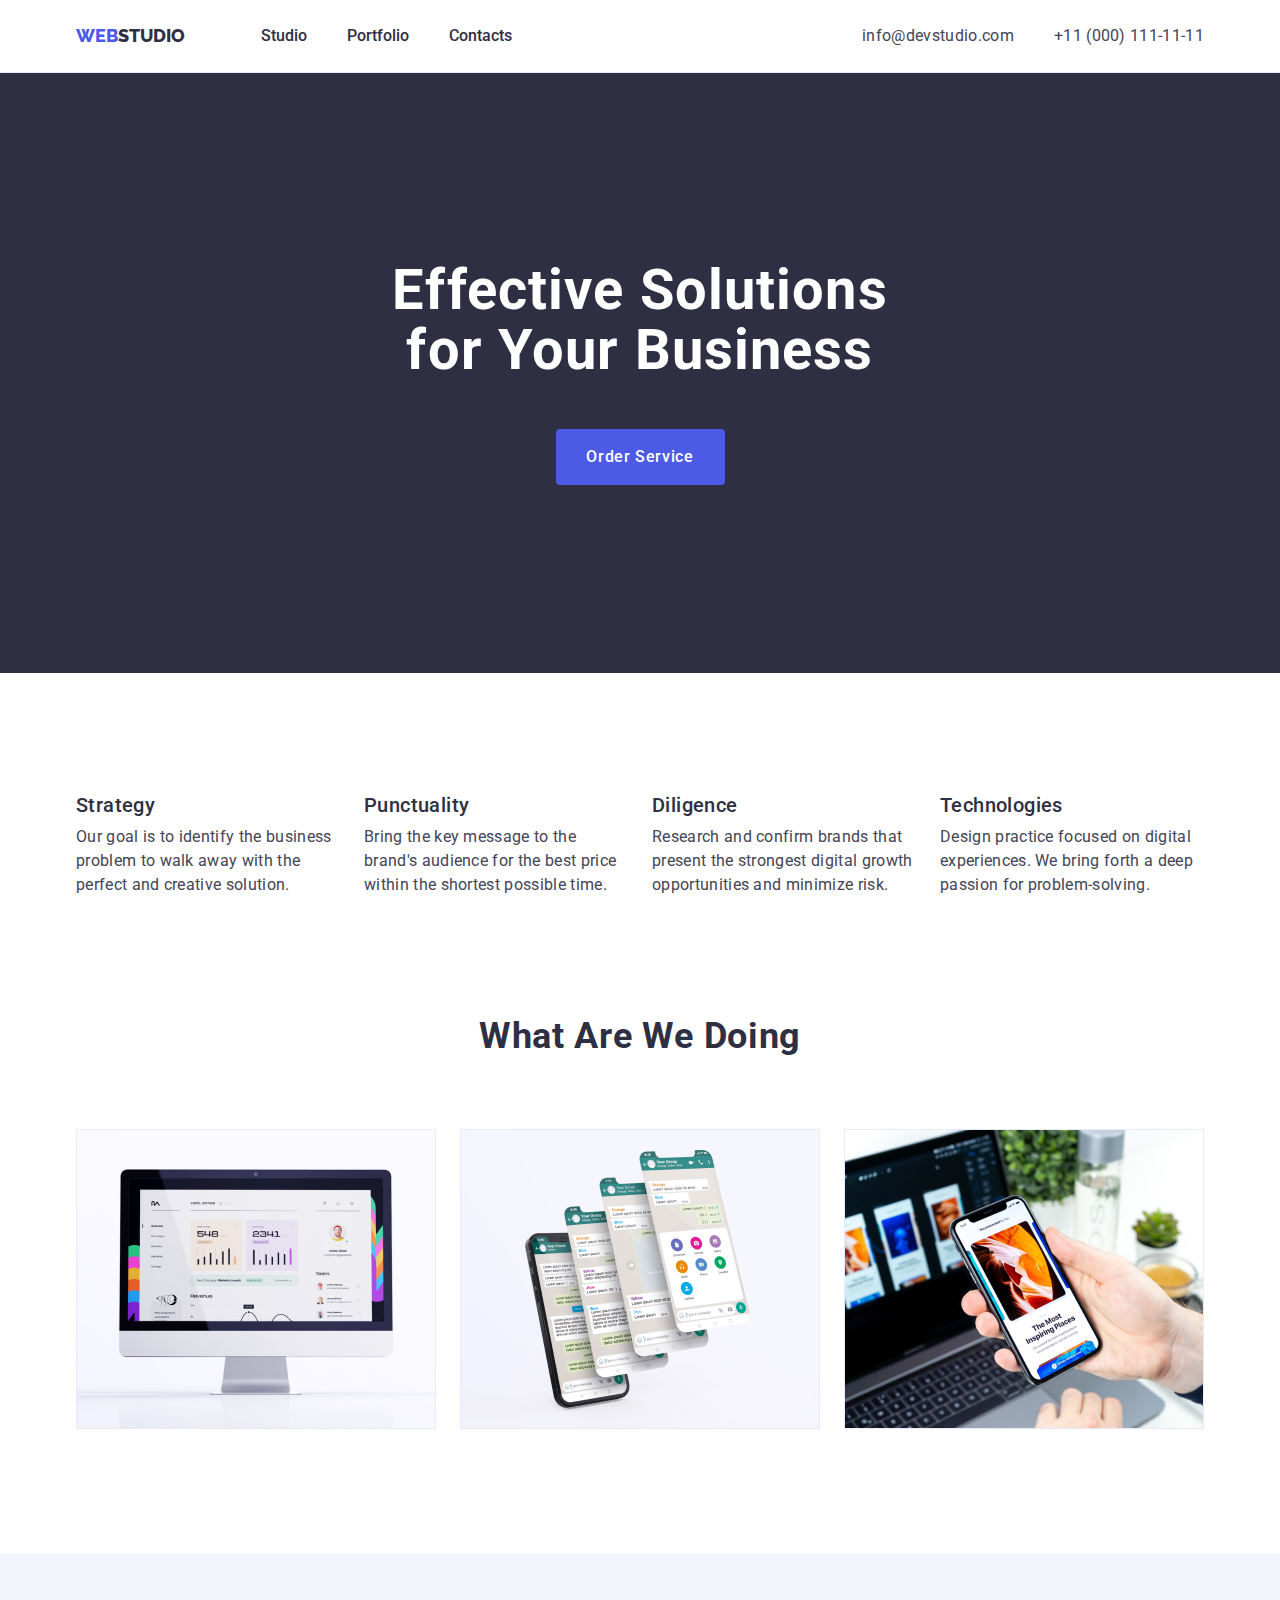
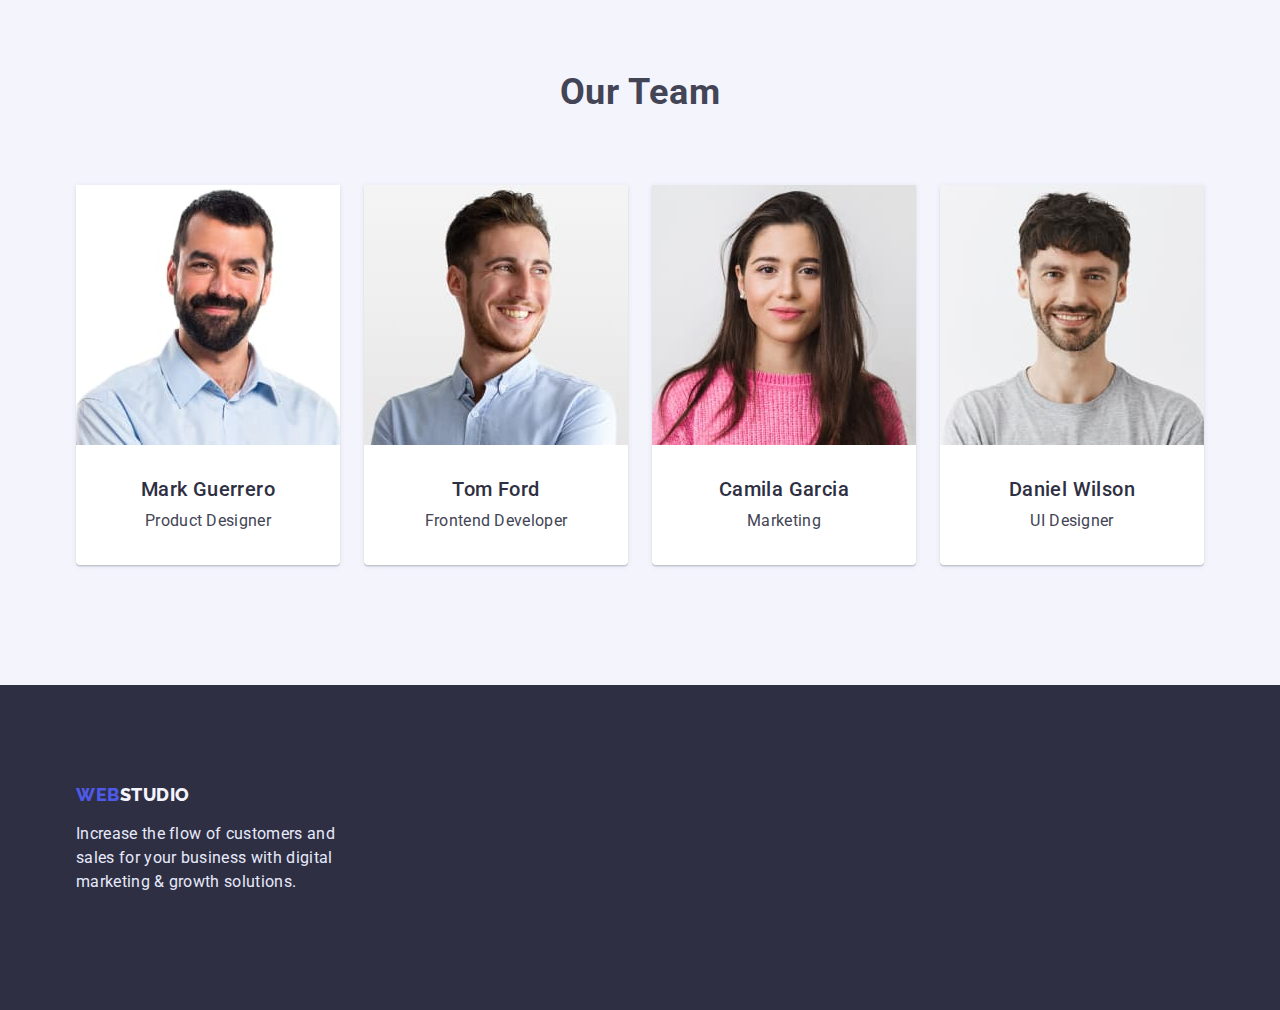
<file: index.html>
<!DOCTYPE html>
<html lang="en">
  <head>
    <meta charset="UTF-8" />
    <meta http-equiv="X-UA-Compatible" content="IE=edge" />
    <meta name="viewport" content="width=device-width, initial-scale=1.0" />
    <title>WebStudio</title>
    <link
      rel="stylesheet"
      href="https://cdnjs.cloudflare.com/ajax/libs/modern-normalize/1.1.0/modern-normalize.css"
      integrity="sha512-Y0MM+V6ymRKN2zStTqzQ227DWhhp4Mzdo6gnlRnuaNCbc+YN/ZH0sBCLTM4M0oSy9c9VKiCvd4Jk44aCLrNS5Q=="
      crossorigin="anonymous"
      referrerpolicy="no-referrer"
    />
    <link rel="stylesheet" href="./css/style.css" />
    <link rel="preconnect" href="https://fonts.googleapis.com" />
    <link rel="preconnect" href="https://fonts.gstatic.com" crossorigin />
    <link
      href="https://fonts.googleapis.com/css2?family=Raleway:wght@800&family=Roboto:wght@400;500;700;900&display=swap"
      rel="stylesheet"
    />
  </head>
  <body>
    <!-- Header -->
    <header class="header">
      <div class="container">
        <nav class="header-navigation">
          <a class="header-logo" href="./index.html"
            ><span class="span-logo">Web</span>Studio</a
          >
          <ul class="header-list">
            <li class="header-item">
              <a class="nav-link" href="./index.html">Studio</a>
            </li>
            <li class="header-item">
              <a class="nav-link" href="./portfolio.html">Portfolio</a>
            </li>
            <li class="header-item">
              <a class="nav-link" href="">Contacts</a>
            </li>
          </ul>
        </nav>
        <address class="header-address">
          <ul class="header-list">
            <li class="header-item">
              <a class="header-mail" href="mailto:info@devstudio.com"
                >info@devstudio.com</a
              >
            </li>
            <li class="header-item">
              <a class="header-tel" href="tel:+110001111111"
                >+11 (000) 111-11-11</a
              >
            </li>
          </ul>
        </address>
      </div>
    </header>
    <!-- Main content -->
    <main>
      <!-- Banner -->
      <section class="banner">
        <div class="container">
          <h1 class="banner-title">Effective Solutions for Your Business</h1>
          <button class="banner-btn" type="button">Order Service</button>
        </div>
      </section>

      <!-- 4 Section -->

      <section class="four-section">
        <div class="container">
          <h2 class="visually-hidden">everyday life</h2>
          <ul class="four-section-list">
            <li class="four-section-item">
              <div class="list">
                <h3 class="four-section-title">Strategy</h3>
                <p class="four-section-text">
                  Our goal is to identify the business problem to walk away with
                  the perfect and creative solution.
                </p>
              </div>
            </li>

            <li class="four-section-item">
              <div class="list">
                <h3 class="four-section-title">Punctuality</h3>
                <p class="four-section-text">
                  Bring the key message to the brand's audience for the best
                  price within the shortest possible time.
                </p>
              </div>
            </li>

            <li class="four-section-item">
              <div class="list">
                <h3 class="four-section-title">Diligence</h3>
                <p class="four-section-text">
                  Research and confirm brands that present the strongest digital
                  growth opportunities and minimize risk.
                </p>
              </div>
            </li>
            <li class="four-section-item">
              <div class="list">
                <h3 class="four-section-title">Technologies</h3>
                <p class="four-section-text">
                  Design practice focused on digital experiences. We bring forth
                  a deep passion for problem-solving.
                </p>
              </div>
            </li>
          </ul>
        </div>
      </section>
      <!--What Are We Doing  -->
      <section class="case">
        <div class="container">
          <h2 class="case-title">What are we doing</h2>
          <ul class="case-list">
            <li class="case-item">
              <img src="./images/macbook.jpg" alt="macbook" width="360" />
            </li>

            <li class="case-item">
              <img
                src="./images/app-on-phone.jpg"
                alt="app on phone"
                width="360"
              />
            </li>

            <li class="case-item">
              <img
                src="./images/mobile-sreen.jpg"
                alt="mobile screen"
                width="360"
              />
            </li>
          </ul>
        </div>
      </section>
      <!-- Our Team -->
      <section class="team">
        <div class="container">
          <h2 class="team-title">Our Team</h2>
          <ul class="team-list">
            <li class="team-item">
              <img src="./images/mark.jpg" alt="mark" width="264" />
              <div class="team-content">
                <h3 class="team-user">Mark Guerrero</h3>
                <p class="team-text">Product Designer</p>
              </div>
            </li>

            <li class="team-item">
              <img src="./images/tom.jpg" alt="tom" width="264" />
              <div class="team-content">
                <h3 class="team-user">Tom Ford</h3>
                <p class="team-text">Frontend Developer</p>
              </div>
            </li>

            <li class="team-item">
              <img src="./images/camila.jpg" alt="camila" width="264" />
              <div class="team-content">
                <h3 class="team-user">Camila Garcia</h3>
                <p class="team-text">Marketing</p>
              </div>
            </li>

            <li class="team-item">
              <img src="./images/daniel.jpg" alt="daniel" width="264" />
              <div class="team-content">
                <h3 class="team-user">Daniel Wilson</h3>
                <p class="team-text">UI Designer</p>
              </div>
            </li>
          </ul>
        </div>
      </section>
    </main>
    <footer class="footer">
      <div class="container">
        <a class="footer-link" href="./index.html"
          ><span class="footer-span">Web</span>Studio</a
        >
        <p class="footer-text">
          Increase the flow of customers and sales for your business with
          digital marketing & growth solutions.
        </p>
      </div>
    </footer>
  </body>
</html>
</file>
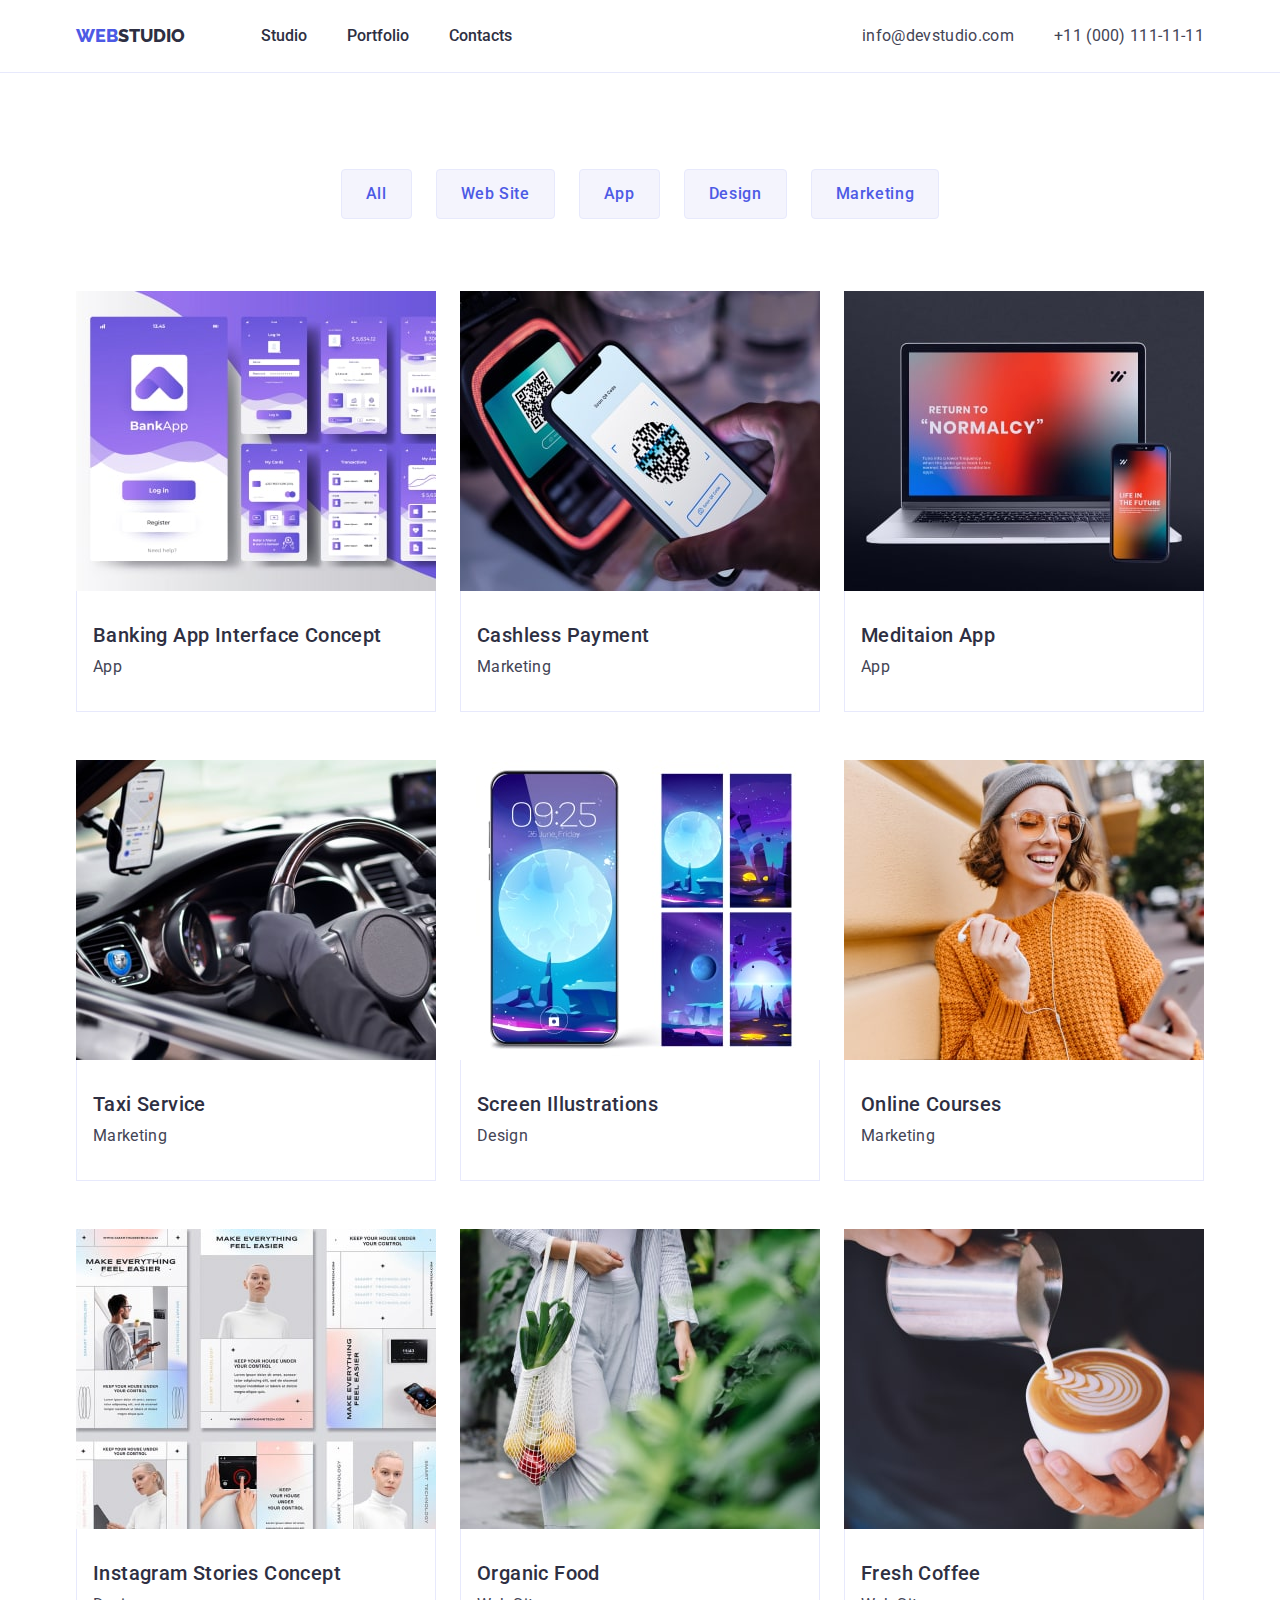
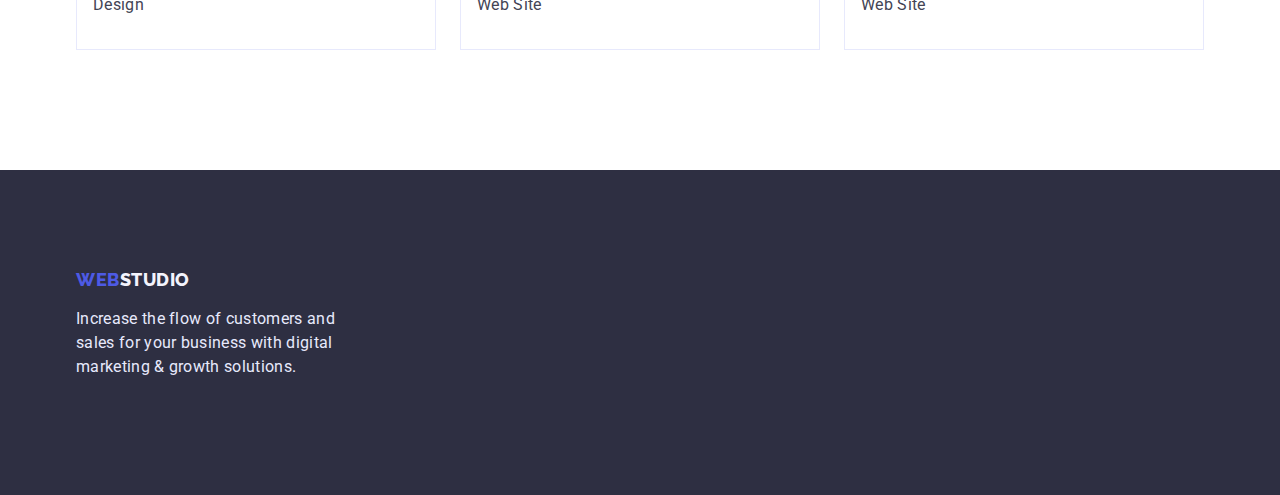
<file: portfolio.html>
<!DOCTYPE html>
<html lang="en">
  <head>
    <meta charset="UTF-8" />
    <meta http-equiv="X-UA-Compatible" content="IE=edge" />
    <meta name="viewport" content="width=device-width, initial-scale=1.0" />
    <title>Portfolio</title>
    <link
      rel="stylesheet"
      href="https://cdnjs.cloudflare.com/ajax/libs/modern-normalize/1.1.0/modern-normalize.css"
      integrity="sha512-Y0MM+V6ymRKN2zStTqzQ227DWhhp4Mzdo6gnlRnuaNCbc+YN/ZH0sBCLTM4M0oSy9c9VKiCvd4Jk44aCLrNS5Q=="
      crossorigin="anonymous"
      referrerpolicy="no-referrer"
    />
    <link rel="stylesheet" href="./css/style.css" />
    <link rel="preconnect" href="https://fonts.googleapis.com" />
    <link rel="preconnect" href="https://fonts.gstatic.com" crossorigin />
    <link
      href="https://fonts.googleapis.com/css2?family=Raleway:wght@800&family=Roboto:wght@400;500;700;900&display=swap"
      rel="stylesheet"
    />
  </head>
  <body>
    <!-- Header -->
    <header class="header">
      <div class="container">
        <nav class="header-navigation">
          <a class="header-logo" href="./index.html"
            ><span class="span-logo">Web</span>Studio</a
          >
          <ul class="header-list">
            <li class="header-item">
              <a class="nav-link" href="./index.html">Studio</a>
            </li>
            <li class="header-item">
              <a class="nav-link" href="./portfolio.html">Portfolio</a>
            </li>
            <li class="header-item">
              <a class="nav-link" href="">Contacts</a>
            </li>
          </ul>
        </nav>
        <address class="header-address">
          <ul class="header-list">
            <li class="header-item">
              <a class="header-mail" href="mailto:info@devstudio.com"
                >info@devstudio.com</a
              >
            </li>
            <li class="header-item">
              <a class="header-tel" href="tel:+110001111111"
                >+11 (000) 111-11-11</a
              >
            </li>
          </ul>
        </address>
      </div>
    </header>
    <main>
      <!-- Section Choise -->
      <section class="choise">
        <div class="container">
          <h1 class="visually-hidden">Choise app</h1>
          <!-- Button -->
          <ul class="choise-list-btn">
            <li class="choise-item">
              <button class="choise-btn">All</button>
            </li>
            <li class="choise-item">
              <button class="choise-btn">Web Site</button>
            </li>
            <li class="choise-item">
              <button class="choise-btn">App</button>
            </li>
            <li class="choise-item">
              <button class="choise-btn">Design</button>
            </li>
            <li class="choise-item">
              <button class="choise-btn">Marketing</button>
            </li>
          </ul>
          <!-- Photo -->
          <ul class="choise-list-photo">
            <li class="choise-item-photo">
              <a class="choise-link" href=""
                ><img
                  src="./images/choise1.jpg"
                  alt="choise"
                  width="360"
                  height="300"
                />
                <div class="choise-content">
                  <h2 class="choise-title">Banking App Interface Concept</h2>
                  <p class="choise-text">App</p>
                </div>
              </a>
            </li>
            <li class="choise-item-photo">
              <a class="choise-link" href=""
                ><img
                  src="./images/choise2.jpg"
                  alt="choise"
                  width="360"
                  height="300"
                />
                <div class="choise-content">
                  <h2 class="choise-title">Cashless Payment</h2>
                  <p class="choise-text">Marketing</p>
                </div>
              </a>
            </li>
            <li class="choise-item-photo">
              <a class="choise-link" href=""
                ><img
                  src="./images/choise3.jpg"
                  alt="choise"
                  width="360"
                  height="300"
                />
                <div class="choise-content">
                  <h2 class="choise-title">Meditaion App</h2>
                  <p class="choise-text">App</p>
                </div>
              </a>
            </li>
            <li class="choise-item-photo">
              <a class="choise-link" href=""
                ><img
                  src="./images/choise4.jpg"
                  alt="choise"
                  width="360"
                  height="300"
                />
                <div class="choise-content">
                  <h2 class="choise-title">Taxi Service</h2>
                  <p class="choise-text">Marketing</p>
                </div>
              </a>
            </li>
            <li class="choise-item-photo">
              <a class="choise-link" href=""
                ><img
                  src="./images/choise5.jpg"
                  alt="choise"
                  width="360"
                  height="300"
                />
                <div class="choise-content">
                  <h2 class="choise-title">Screen Illustrations</h2>
                  <p class="choise-text">Design</p>
                </div>
              </a>
            </li>
            <li class="choise-item-photo">
              <a class="choise-link" href=""
                ><img
                  src="./images/choise6.jpg"
                  alt="choise"
                  width="360"
                  height="300"
                />
                <div class="choise-content">
                  <h2 class="choise-title">Online Courses</h2>
                  <p class="choise-text">Marketing</p>
                </div>
              </a>
            </li>
            <li class="choise-item-photo">
              <a class="choise-link" href=""
                ><img
                  src="./images/choise7.jpg"
                  alt="choise"
                  width="360"
                  height="300"
                />
                <div class="choise-content">
                  <h2 class="choise-title">Instagram Stories Concept</h2>
                  <p class="choise-text">Design</p>
                </div>
              </a>
            </li>
            <li class="choise-item-photo">
              <a class="choise-link" href=""
                ><img
                  src="./images/choise8.jpg"
                  alt="choise"
                  width="360"
                  height="300"
                />
                <div class="choise-content">
                  <h2 class="choise-title">Organic Food</h2>
                  <p class="choise-text">Web Site</p>
                </div>
              </a>
            </li>
            <li class="choise-item-photo">
              <a class="choise-link" href=""
                ><img
                  src="./images/choise9.jpg"
                  alt="choise"
                  width="360"
                  height="300"
                />
                <div class="choise-content">
                  <h2 class="choise-title">Fresh Coffee</h2>
                  <p class="choise-text">Web Site</p>
                </div>
              </a>
            </li>
          </ul>
        </div>
      </section>
    </main>
    <!-- Footer -->
    <footer class="footer">
      <div class="container">
        <a class="footer-link" href="./index.html"
          ><span class="footer-span">Web</span>Studio</a
        >
        <p class="footer-text">
          Increase the flow of customers and sales for your business with
          digital marketing & growth solutions.
        </p>
      </div>
    </footer>
  </body>
</html>
</file>
<file: css/style.css>
/* Hidden headlines */
.visually-hidden {
  position: absolute;
  top: -150%;
  z-index: -100;
  width: 0;
  height: 0;
  opacity: 0;
  visibility: hidden;
  user-select: none;
  pointer-events: none;
  cursor: none;
  margin: 0;
  padding: 0;
  overflow: hidden;
  border: none;
  outline: none;
  white-space: nowrap;
}
body {
  margin: 0;
  font-family: "Roboto", sans-serif;
  color: #434455;
  align-items: center;
}
header {
  line-height: 24px;
  border-bottom: 1px solid #e7e9fc;
}
:root {
  --title-color: #2e2f42;
  --text-color: #434455;
  --hover-color: #404bbf;
}
.container {
  padding: 0px 15px;
  margin: 0 auto;
  width: 1158px;
}
.header .container {
  display: flex;
}

/*---------------------------- Studio ---------------------------*/
/*---------------------------- header ************************x2 */

.header-logo {
  font-family: "Raleway", sans-serif;
  font-style: normal;
  font-weight: 800;
  font-size: 18px;
  line-height: 1.33;
  color: #2e2f42;
  text-transform: uppercase;
  text-decoration-line: none;
  padding-top: 24px;
  padding-bottom: 24px;
  margin-right: 76px;
}

.span-logo {
  font-family: "Raleway" sans-serif;
  font-style: normal;
  font-weight: 800;
  font-size: 18px;
  line-height: 1.33;
  color: #4d5ae5;
}
.header-list {
  display: flex;
  margin: 0;
  gap: 40px;
  padding-left: 0;
}

.header-item {
  list-style-type: none;
}
.header-address .header-list {
  margin: 0;
  padding: 24px 0px;
}
.header-navigation {
  display: flex;
}
.nav-link {
  font-weight: 500;
  font-size: 16px;
  line-height: 1.5;
  padding: 24px 0;
  text-decoration-line: none;
  color: var(--title-color);
  display: block;
}
.nav-link:hover,
.nav-link:focus {
  color: var(--hover-color);
}
.header-address :hover,
.header-address:focus {
  color: var(--hover-color);
}
.header-address {
  font-style: normal;
  margin-left: auto;
  display: block;
}

.header-mail {
  font-weight: 400;
  font-size: 16px;
  line-height: 1.5;
  letter-spacing: 0.02em;
  text-decoration-line: none;
  color: #434455;
}

.header-tel {
  font-weight: 400;
  font-size: 16px;
  line-height: 1.5;
  letter-spacing: 0.02em;
  text-decoration-line: none;
  color: #434455;
}
/*--------------------- Banner -------------------------*/
.banner {
  background-color: var(--title-color);
  margin: 0 auto;
  padding-top: 188px;
  padding-bottom: 188px;
}
.banner-title {
  font-weight: 700;
  font-size: 56px;
  line-height: 1.07;
  letter-spacing: 0.02em;
  color: #ffffff;
  text-align: center;

  margin: 0 auto 48px;
  width: 496px;
}
.banner-btn {
  border: 0px;
  background-color: #4d5ae5;
  font-family: "Roboto";
  font-style: normal;
  font-weight: 500;
  font-size: 16px;
  line-height: 1.5;
  letter-spacing: 0.04em;
  color: #ffffff;
  cursor: pointer;
  display: flex;
  margin: 0 auto;
  width: 169px;
  height: 56px;
  justify-content: center;
  align-items: center;
  border-radius: 4px;
}
.banner-btn:hover,
.banner-btn:focus {
  background-color: #404bbf;
}
.banner-text {
  font-weight: 500;
  font-size: 16px;
  line-height: 1.5;
  letter-spacing: 0.04em;
  color: #ffffff;
}
/*----------------------------- Four Section--------------------------- */
.four-section {
  padding-top: 120px;
}
.four-section-list {
  display: flex;
  gap: 24px;
  justify-content: space-between;
  padding-left: 0;
  margin: 0 auto;
}
.four-section-item {
  list-style-type: none;
  display: flex;
  margin: 0 auto;
}
.four-section-title {
  font-weight: 500;
  font-size: 20px;
  line-height: 1.2;
  letter-spacing: 0.02em;
  color: var(--title-color);
  margin-top: 0;
  margin-bottom: 8px;
}
.four-section-text {
  font-weight: 400;
  font-size: 16px;
  line-height: 1.5;
  letter-spacing: 0.02em;
  color: var(--text-color);
  width: 264px;
  margin: 0 auto;
}
/*-----------------------What are we doing -----------------------*/
.case {
  margin-bottom: 0;
  padding: 120px 0;
}
.case-title {
  font-weight: 700;
  font-size: 36px;
  line-height: 1.11;
  letter-spacing: 0.02em;
  color: var(--title-color);
  display: flex;
  justify-content: center;
  margin: 0 auto;
  text-transform: capitalize;
}
.case-list {
  list-style-type: none;
  display: flex;
  gap: 24px;
  padding-left: 0;
  margin-top: 72px;
  margin-bottom: 0;
}
/*---------------------------------- Our team--------------------  */
.team {
  background-color: #f4f4fd;
  padding: 120px 0;
}
.team-title {
  font-weight: 700;
  font-size: 36px;
  line-height: 1.11;
  letter-spacing: 0.02em;
  margin: 0 auto;
  margin-bottom: 72px;
  display: flex;
  justify-content: center;
}
.team-list {
  list-style-type: none;
  display: flex;
  gap: 24px;
  padding-left: 0;
  margin: 0 auto;
}
.team-item {
  background-color: #ffffff;
  box-shadow: 0px 1px 6px rgba(46, 47, 66, 0.08),
    0px 1px 1px rgba(46, 47, 66, 0.16), 0px 2px 1px rgba(46, 47, 66, 0.08);
  border-radius: 0px 0px 4px 4px;
  width: calc((100% -72) / 4);
  margin: 0 auto;
}
.team-item img {
  display: block;
  width: 100%;
  height: auto;
}

.team-user {
  font-weight: 500;
  font-size: 20px;
  line-height: 1.2;
  letter-spacing: 0.02em;
  color: var(--title-color);
  margin: 0 auto 8px;
  display: flex;
  justify-content: center;
}
.team-text {
  font-weight: 400;
  font-size: 16px;
  line-height: 1.5;
  letter-spacing: 0.02em;
  color: var(--text-color);
  margin: 0 auto;
  display: flex;
  justify-content: center;
}
.team-content {
  padding: 32px 16px;
}

/*---------------------------- Footer ----------------------------*/
.footer {
  background-color: var(--title-color);
  padding: 100px 0;
}
.footer-link {
  text-decoration: none;
  font-family: "Raleway", sans-serif;
  font-style: normal;
  font-weight: 800;
  font-size: 18px;
  line-height: 1.16;
  letter-spacing: 0.03em;
  text-transform: uppercase;
  color: #f4f4fd;
  margin: 0 auto;
  display: flex;
}
.footer-span {
  font-family: "Raleway", sans-serif;
  font-style: normal;
  font-weight: 800;
  font-size: 18px;
  line-height: 1.16;
  letter-spacing: 0.03em;
  text-transform: uppercase;
  color: #4d5ae5;
}
.footer-text {
  font-weight: 400;
  font-size: 16px;
  line-height: 1.5;
  letter-spacing: 0.02em;
  color: #e7e9fc;
  display: flex;
  width: 264px;
}
/*--------------------------------- Portfolio---------------------- */
/*---------------------------- Section Choise ----------------------*/
.choise {
  padding-top: 96px;
  padding-bottom: 120px;
}
.choise-list-btn {
  list-style-type: none;
  display: flex;
  gap: 24px;
  justify-content: center;
  margin: 0 auto 72px;
  padding-left: 0;
}

.choise-btn {
  border: 0;
  background-color: #f4f4fd;
  color: #4d5ae5;
  font-family: "Roboto", sans-serif;
  font-style: normal;
  font-weight: 500;
  font-size: 16px;
  line-height: 1.5;
  letter-spacing: 0.04em;
  list-style-type: none;
  cursor: pointer;
  padding: 12px 24px;
  border: 1px solid #e7e9fc;
  border-radius: 4px;
}
.choise-btn:hover,
.choise-btn:focus {
  background-color: var(--hover-color);
  color: #ffffff;
  box-shadow: 0px 3px 1px rgba(0, 0, 0, 0.1), 0px 2px 1px rgba(0, 0, 0, 0.08),
    0px 2px 2px rgba(0, 0, 0, 0.12);
  border-radius: 4px;
  border: 0;
}
.choise-list-photo {
  list-style-type: none;
  padding-left: 0;
  margin: 0 auto;
  display: flex;
  flex-wrap: wrap;
  gap: 48px 24px;
}
.choise-item-photo {
  width: calc((100% - 48) / 3);
}

.choise-link {
  text-decoration-line: none;
}
.choise-link img {
  display: block;
}
.choise-title {
  font-weight: 500;
  font-size: 20px;
  line-height: 1.2;
  letter-spacing: 0.02em;
  color: var(--title-color);
  margin: 0 auto;
}
.choise-text {
  font-weight: 400;
  font-size: 16px;
  line-height: 1.5;
  letter-spacing: 0.02em;
  color: var(--text-color);
  margin-top: 8px;
  margin-bottom: 0;
}
.choise-content {
  border: 1px solid #e7e9fc;
  border-top: 0;
  padding: 32px 16px;
  margin: 0 auto;
}
</file>
